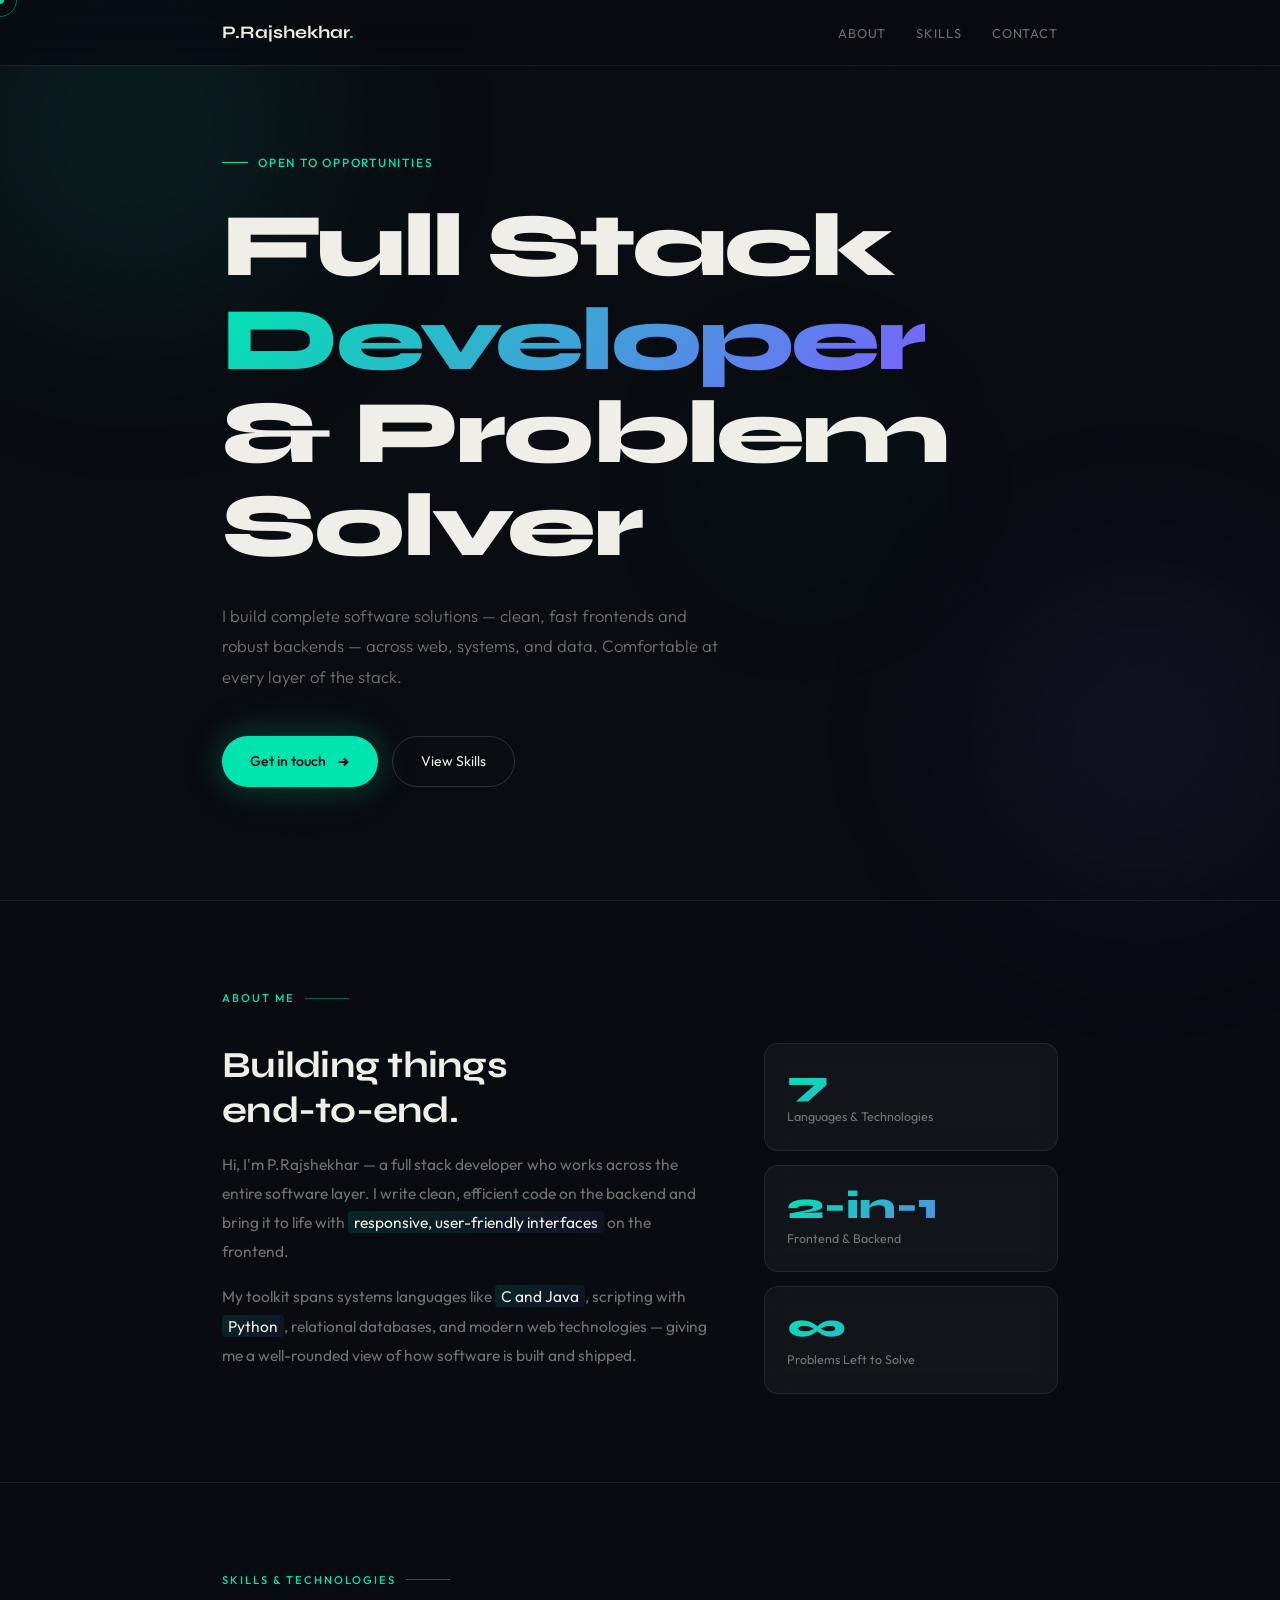
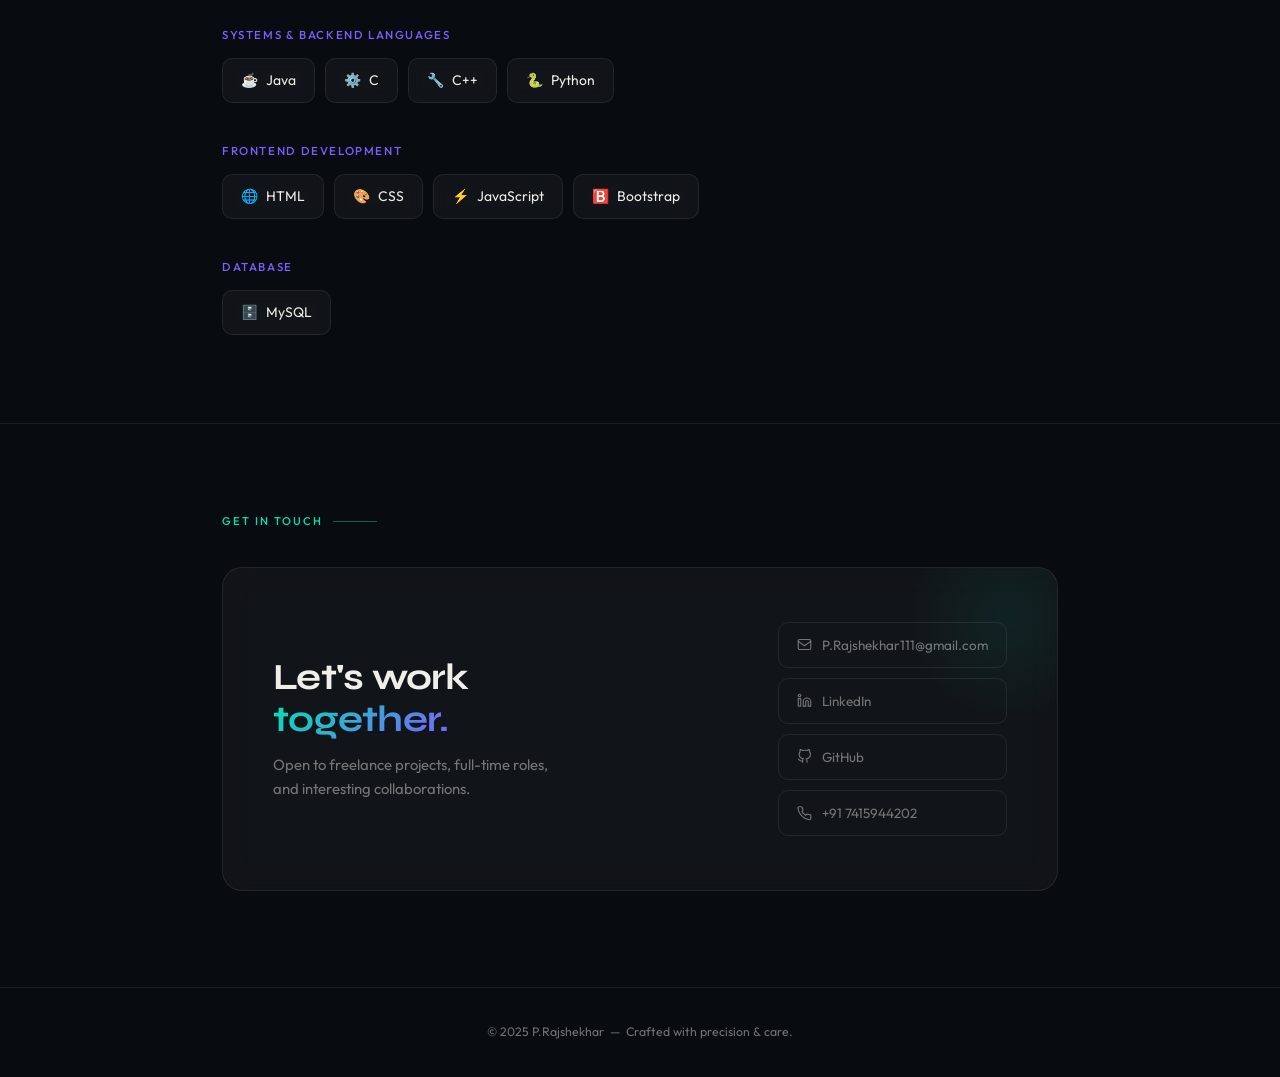
<file: index.html>
<!DOCTYPE html>
<html lang="en">

<head>
    <meta charset="UTF-8" />
    <meta name="viewport" content="width=device-width, initial-scale=1.0" />
    <title>
        P.Rajshekhar
        — Full Stack Developer 
    </title>
    <link rel="stylesheet" href="Style.css" />
    <link href="https://fonts.googleapis.com/css2?family=Syne:wght@400;500;600;700;800&family=Outfit:wght@300;400;500&display=swap" rel="stylesheet" />

</head>

<body>

    <div class="cursor" id="cur"></div>
    <div class="cursor-ring" id="ring"></div>
    <div id="prog"></div>

    <div class="orb orb1"></div>
    <div class="orb orb2"></div>
    <div class="orb orb3"></div>

    <div class="page">

        <nav id="nav">
            <div class="nav-in">
                <a class="nav-logo" href="#">P.Rajshekhar<span>.</span></a>
                <ul class="nav-links">
                    <li><a href="#about">About</a></li>
                    <li><a href="#skills">Skills</a></li>
                    <li><a href="#contact">Contact</a></li>
                </ul>
            </div>
        </nav>

        <div class="wrap">
            <div class="hero">
                <span class="eyebrow">Open to Opportunities</span>
                <h1>
                    <span class="line"><span>Full Stack</span></span>
                    <span class="line"><span><span class="grad">Developer</span></span>
                    </span>
                    <span class="line"><span>&amp; Problem Solver</span></span>
                </h1>
                <p class="hero-sub">
                    I build complete software solutions — clean, fast frontends and robust backends — across web, systems, and data. Comfortable at every layer of the stack.
                </p>
                <div class="hero-acts">
                    <a class="btn-p" href="#contact">
          Get in touch
          <svg width="14" height="14" viewBox="0 0 16 16" fill="none" stroke="currentColor" stroke-width="2.2"><path d="M3 8h10M9 4l4 4-4 4"/></svg>
        </a>
                    <a class="btn-s" href="#skills">View Skills</a>
                </div>
            </div>
        </div>

        <hr class="sep" />

        <div class="wrap">
            <section id="about">
                <p class="stag">About Me</p>
                <div class="ag">
                    <div class="about-text">
                        <h2>Building things<br>end-to-end.</h2>
                        <p>Hi, I'm P.Rajshekhar — a full stack developer who works across the entire software layer. I write clean, efficient code on the backend and bring it to life with <span class="hl">responsive, user-friendly interfaces</span> on the
                            frontend.
                        </p>
                        <p>My toolkit spans systems languages like <span class="hl">C and Java</span>, scripting with <span class="hl">Python</span>, relational databases, and modern web technologies — giving me a well-rounded view of how software is built
                            and shipped.</p>
                    </div>
                    <div class="sg">
                        <div class="sc">
                            <div class="sn" data-count="9">0</div>
                            <div class="sl">Languages &amp; Technologies</div>
                        </div>
                        <div class="sc">
                            <div class="sn">2-in-1</div>
                            <div class="sl">Frontend &amp; Backend</div>
                        </div>
                        <div class="sc">
                            <div class="sn">∞</div>
                            <div class="sl">Problems Left to Solve</div>
                        </div>
                    </div>
                </div>
            </section>
        </div>

        <hr class="sep" />

        <div class="wrap">
            <section id="skills">
                <p class="stag">Skills &amp; Technologies</p>
                <div class="grp">
                    <p class="glbl">Systems &amp; Backend Languages</p>
                    <div class="tags">
                        <span class="tag"><span>☕</span> Java</span>
                        <span class="tag"><span>⚙️</span> C</span>
                        <span class="tag"><span>🔧</span> C++</span>
                        <span class="tag"><span>🐍</span> Python</span>
                    </div>
                </div>
                <div class="grp">
                    <p class="glbl">Frontend Development</p>
                    <div class="tags">
                        <span class="tag"><span>🌐</span> HTML</span>
                        <span class="tag"><span>🎨</span> CSS</span>
                        <span class="tag"><span>⚡</span> JavaScript</span>
                        <span class="tag"><span>🅱️</span> Bootstrap</span>
                    </div>
                </div>
                <div class="grp">
                    <p class="glbl">Database</p>
                    <div class="tags">
                        <span class="tag"><span>🗄️</span> MySQL</span>
                    </div>
                </div>
            </section>
        </div>

        <hr class="sep" />

        <div class="wrap">
            <section id="contact" style="padding-bottom:96px;">
                <p class="stag">Get In Touch</p>
                <div class="cw">
                    <div class="ci">
                        <div>
                            <h2>Let's work<br><span class="grad">together.</span></h2>
                            <p>Open to freelance projects, full-time roles,<br>and interesting collaborations.</p>
                        </div>
                        <div class="cbs">
                            <a class="clink" href="mailto:prajshekhar111@gmail.com">
                                <svg viewBox="0 0 24 24" fill="none" stroke="currentColor" stroke-width="1.8"><rect x="2" y="4" width="20" height="16" rx="2"/><path d="m2 7 10 7 10-7"/></svg> P.Rajshekhar111@gmail.com
                            </a>
                            <a class="clink" href="https://linkedin.com" target="_blank">
                                <svg viewBox="0 0 24 24" fill="none" stroke="currentColor" stroke-width="1.8"><path d="M16 8a6 6 0 0 1 6 6v7h-4v-7a2 2 0 0 0-4 0v7h-4v-7a6 6 0 0 1 6-6z"/><rect x="2" y="9" width="4" height="12"/><circle cx="4" cy="4" r="2"/></svg>                                LinkedIn
                            </a>
                            <a class="clink" href="https://github.com/Rajshekhar09" target="_blank">
                                <svg viewBox="0 0 24 24" fill="none" stroke="currentColor" stroke-width="1.8"><path d="M9 19c-5 1.5-5-2.5-7-3m14 6v-3.87a3.37 3.37 0 0 0-.94-2.61c3.14-.35 6.44-1.54 6.44-7A5.44 5.44 0 0 0 20 4.77 5.07 5.07 0 0 0 19.91 1S18.73.65 16 2.48a13.38 13.38 0 0 0-7 0C6.27.65 5.09 1 5.09 1A5.07 5.07 0 0 0 5 4.77a5.44 5.44 0 0 0-1.5 3.78c0 5.42 3.3 6.61 6.44 7A3.37 3.37 0 0 0 9 18.13V22"/></svg>                                GitHub
                            </a>
                            <a class="clink" href="tel:+15550001234">
                                <svg viewBox="0 0 24 24" fill="none" stroke="currentColor" stroke-width="1.8"><path d="M22 16.92v3a2 2 0 0 1-2.18 2 19.79 19.79 0 0 1-8.63-3.07A19.5 19.5 0 0 1 4.69 12a19.79 19.79 0 0 1-3.07-8.67A2 2 0 0 1 3.6 1.27h3a2 2 0 0 1 2 1.72 12.84 12.84 0 0 0 .7 2.81 2 2 0 0 1-.45 2.11L7.91 8.91a16 16 0 0 0 6 6l1.27-1.27a2 2 0 0 1 2.11-.45 12.84 12.84 0 0 0 2.81.7A2 2 0 0 1 22 16.92z"/></svg>                                +91 7415944202
                            </a>
                        </div>
                    </div>
                </div>
            </section>
        </div>

        <footer>
            <p>© 2025 P.Rajshekhar &nbsp;—&nbsp; Crafted with precision &amp; care.</p>
        </footer>

    </div>

    <script src="main.js"></script>

</body>

</html>
</file>
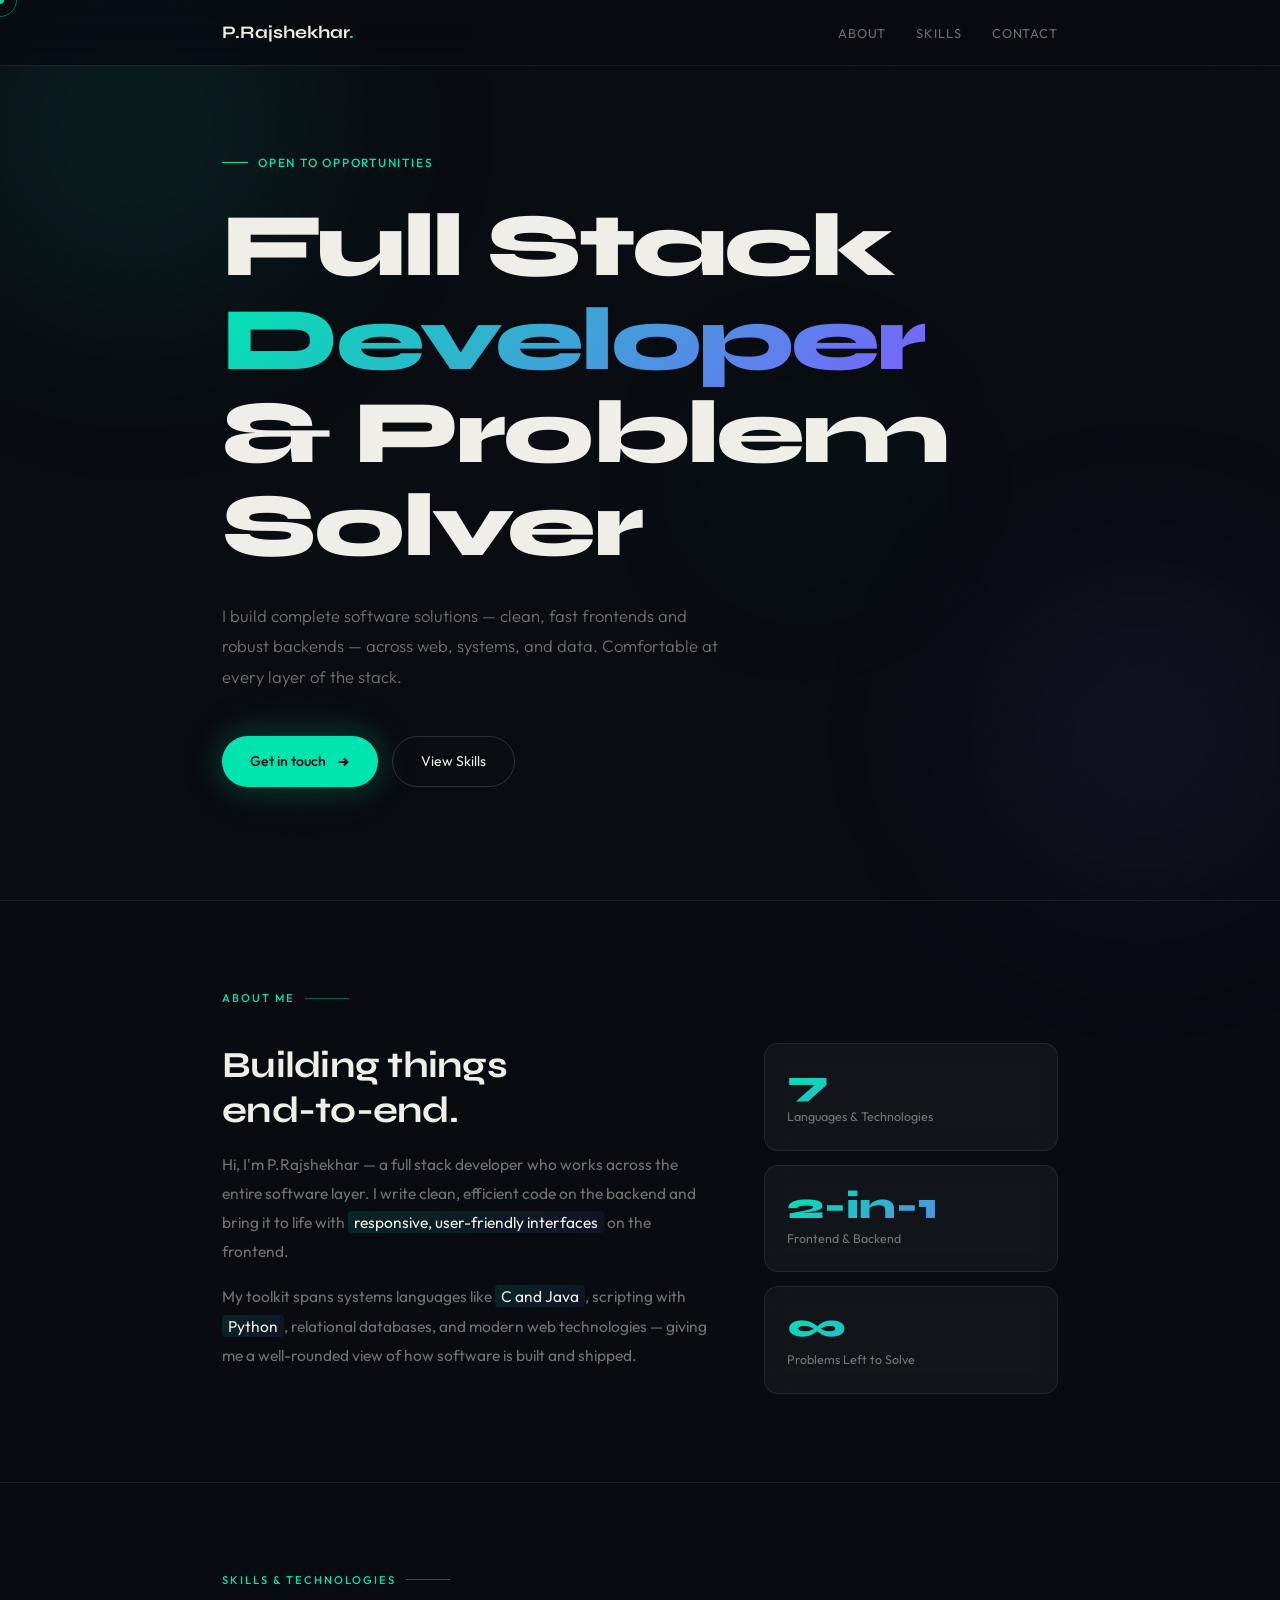
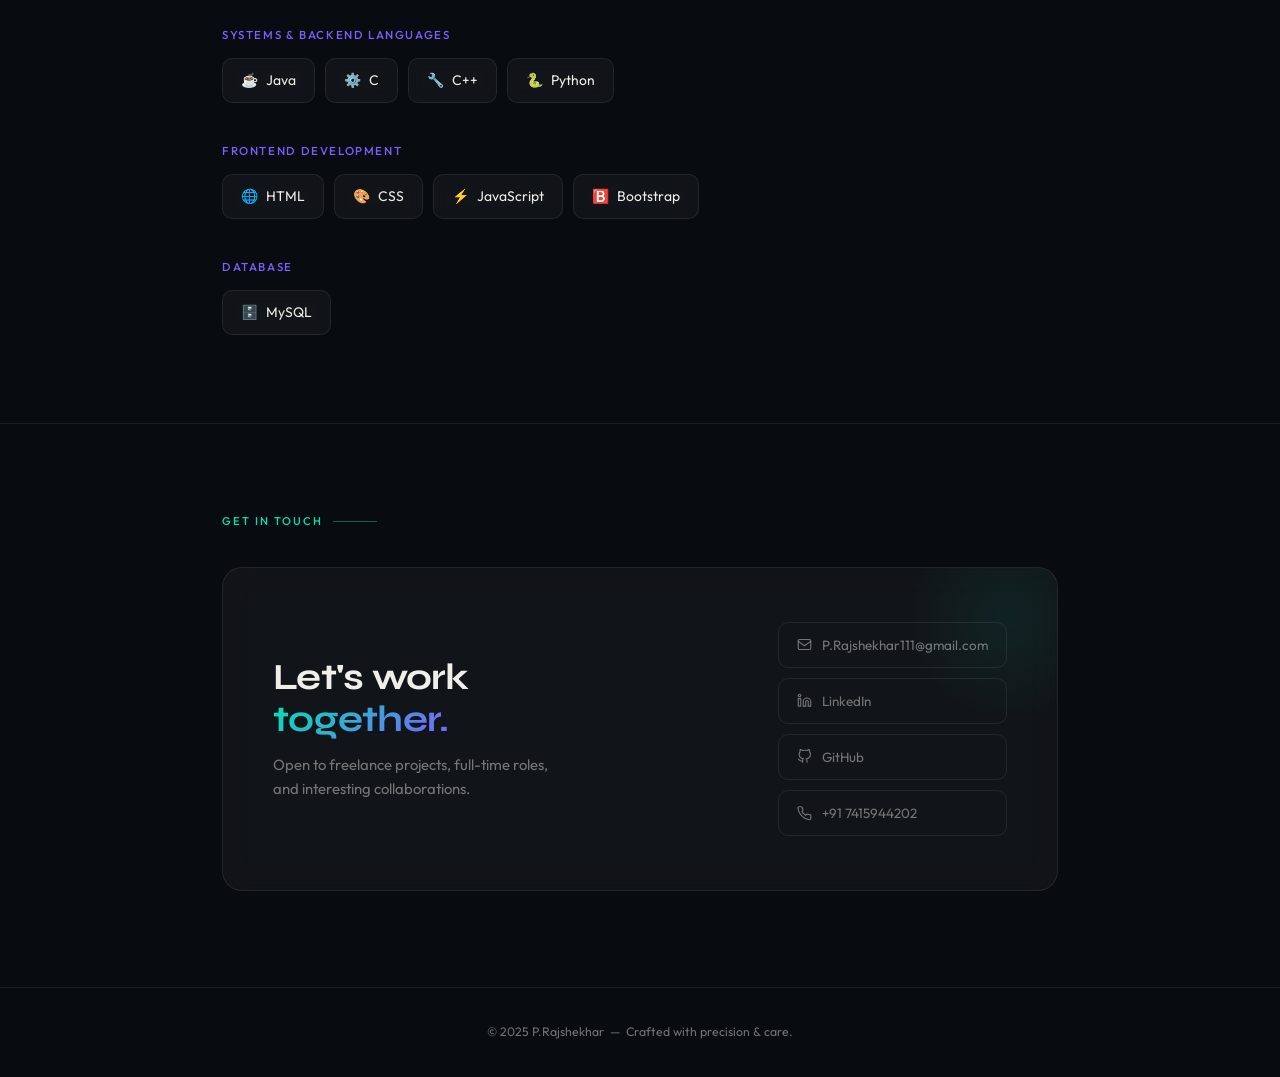
<file: profile.html>
<!DOCTYPE html>
<html lang="en">

<head>
    <meta charset="UTF-8" />
    <meta name="viewport" content="width=device-width, initial-scale=1.0" />
    <title>
        <p class="P.Rajshekhar">
        </P> — Full Stack Developer</title>
    <link rel="stylesheet" href="Style.css" />
    <link href="https://fonts.googleapis.com/css2?family=Syne:wght@400;500;600;700;800&family=Outfit:wght@300;400;500&display=swap" rel="stylesheet" />

</head>

<body>

    <div class="cursor" id="cur"></div>
    <div class="cursor-ring" id="ring"></div>
    <div id="prog"></div>

    <div class="orb orb1"></div>
    <div class="orb orb2"></div>
    <div class="orb orb3"></div>

    <div class="page">

        <nav id="nav">
            <div class="nav-in">
                <a class="nav-logo" href="#">P.Rajshekhar<span>.</span></a>
                <ul class="nav-links">
                    <li><a href="#about">About</a></li>
                    <li><a href="#skills">Skills</a></li>
                    <li><a href="#contact">Contact</a></li>
                </ul>
            </div>
        </nav>

        <div class="wrap">
            <div class="hero">
                <span class="eyebrow">Open to Opportunities</span>
                <h1>
                    <span class="line"><span>Full Stack</span></span>
                    <span class="line"><span><span class="grad">Developer</span></span>
                    </span>
                    <span class="line"><span>&amp; Problem Solver</span></span>
                </h1>
                <p class="hero-sub">
                    I build complete software solutions — clean, fast frontends and robust backends — across web, systems, and data. Comfortable at every layer of the stack.
                </p>
                <div class="hero-acts">
                    <a class="btn-p" href="#contact">
          Get in touch
          <svg width="14" height="14" viewBox="0 0 16 16" fill="none" stroke="currentColor" stroke-width="2.2"><path d="M3 8h10M9 4l4 4-4 4"/></svg>
        </a>
                    <a class="btn-s" href="#skills">View Skills</a>
                </div>
            </div>
        </div>

        <hr class="sep" />

        <div class="wrap">
            <section id="about">
                <p class="stag">About Me</p>
                <div class="ag">
                    <div class="about-text">
                        <h2>Building things<br>end-to-end.</h2>
                        <p>Hi, I'm P.Rajshekhar — a full stack developer who works across the entire software layer. I write clean, efficient code on the backend and bring it to life with <span class="hl">responsive, user-friendly interfaces</span> on the
                            frontend.
                        </p>
                        <p>My toolkit spans systems languages like <span class="hl">C and Java</span>, scripting with <span class="hl">Python</span>, relational databases, and modern web technologies — giving me a well-rounded view of how software is built
                            and shipped.</p>
                    </div>
                    <div class="sg">
                        <div class="sc">
                            <div class="sn" data-count="9">0</div>
                            <div class="sl">Languages &amp; Technologies</div>
                        </div>
                        <div class="sc">
                            <div class="sn">2-in-1</div>
                            <div class="sl">Frontend &amp; Backend</div>
                        </div>
                        <div class="sc">
                            <div class="sn">∞</div>
                            <div class="sl">Problems Left to Solve</div>
                        </div>
                    </div>
                </div>
            </section>
        </div>

        <hr class="sep" />

        <div class="wrap">
            <section id="skills">
                <p class="stag">Skills &amp; Technologies</p>
                <div class="grp">
                    <p class="glbl">Systems &amp; Backend Languages</p>
                    <div class="tags">
                        <span class="tag"><span>☕</span> Java</span>
                        <span class="tag"><span>⚙️</span> C</span>
                        <span class="tag"><span>🔧</span> C++</span>
                        <span class="tag"><span>🐍</span> Python</span>
                    </div>
                </div>
                <div class="grp">
                    <p class="glbl">Frontend Development</p>
                    <div class="tags">
                        <span class="tag"><span>🌐</span> HTML</span>
                        <span class="tag"><span>🎨</span> CSS</span>
                        <span class="tag"><span>⚡</span> JavaScript</span>
                        <span class="tag"><span>🅱️</span> Bootstrap</span>
                    </div>
                </div>
                <div class="grp">
                    <p class="glbl">Database</p>
                    <div class="tags">
                        <span class="tag"><span>🗄️</span> MySQL</span>
                    </div>
                </div>
            </section>
        </div>

        <hr class="sep" />

        <div class="wrap">
            <section id="contact" style="padding-bottom:96px;">
                <p class="stag">Get In Touch</p>
                <div class="cw">
                    <div class="ci">
                        <div>
                            <h2>Let's work<br><span class="grad">together.</span></h2>
                            <p>Open to freelance projects, full-time roles,<br>and interesting collaborations.</p>
                        </div>
                        <div class="cbs">
                            <a class="clink" href="mailto:prajshekhar111@gmail.com">
                                <svg viewBox="0 0 24 24" fill="none" stroke="currentColor" stroke-width="1.8"><rect x="2" y="4" width="20" height="16" rx="2"/><path d="m2 7 10 7 10-7"/></svg> P.Rajshekhar111@gmail.com
                            </a>
                            <a class="clink" href="https://linkedin.com" target="_blank">
                                <svg viewBox="0 0 24 24" fill="none" stroke="currentColor" stroke-width="1.8"><path d="M16 8a6 6 0 0 1 6 6v7h-4v-7a2 2 0 0 0-4 0v7h-4v-7a6 6 0 0 1 6-6z"/><rect x="2" y="9" width="4" height="12"/><circle cx="4" cy="4" r="2"/></svg>                                LinkedIn
                            </a>
                            <a class="clink" href="https://github.com" target="_blank">
                                <svg viewBox="0 0 24 24" fill="none" stroke="currentColor" stroke-width="1.8"><path d="M9 19c-5 1.5-5-2.5-7-3m14 6v-3.87a3.37 3.37 0 0 0-.94-2.61c3.14-.35 6.44-1.54 6.44-7A5.44 5.44 0 0 0 20 4.77 5.07 5.07 0 0 0 19.91 1S18.73.65 16 2.48a13.38 13.38 0 0 0-7 0C6.27.65 5.09 1 5.09 1A5.07 5.07 0 0 0 5 4.77a5.44 5.44 0 0 0-1.5 3.78c0 5.42 3.3 6.61 6.44 7A3.37 3.37 0 0 0 9 18.13V22"/></svg>                                GitHub
                            </a>
                            <a class="clink" href="tel:+15550001234">
                                <svg viewBox="0 0 24 24" fill="none" stroke="currentColor" stroke-width="1.8"><path d="M22 16.92v3a2 2 0 0 1-2.18 2 19.79 19.79 0 0 1-8.63-3.07A19.5 19.5 0 0 1 4.69 12a19.79 19.79 0 0 1-3.07-8.67A2 2 0 0 1 3.6 1.27h3a2 2 0 0 1 2 1.72 12.84 12.84 0 0 0 .7 2.81 2 2 0 0 1-.45 2.11L7.91 8.91a16 16 0 0 0 6 6l1.27-1.27a2 2 0 0 1 2.11-.45 12.84 12.84 0 0 0 2.81.7A2 2 0 0 1 22 16.92z"/></svg>                                +91 7415944202
                            </a>
                        </div>
                    </div>
                </div>
            </section>
        </div>

        <footer>
            <p>© 2025 P.Rajshekhar &nbsp;—&nbsp; Crafted with precision &amp; care.</p>
        </footer>

    </div>

    <script src="main.js"></script>

</body>

</html>
</file>
<file: Style.css>
*,
*::before,
*::after {
    box-sizing: border-box;
    margin: 0;
    padding: 0
}

html {
    scroll-behavior: smooth
}

:root {
    --bg: #080B10;
    --glass: rgba(255, 255, 255, 0.04);
    --border: rgba(255, 255, 255, 0.08);
    --border2: rgba(255, 255, 255, 0.15);
    --ink: #F0EEE8;
    --muted: rgba(240, 238, 232, 0.45);
    --accent: #00E5B0;
    --accent2: #7B61FF;
    --serif: 'Syne', sans-serif;
    --sans: 'Outfit', sans-serif;
    --r: 14px;
}


/* cursor */

.cursor,
.cursor-ring {
    position: fixed;
    border-radius: 50%;
    pointer-events: none;
    z-index: 9999;
    transform: translate(-50%, -50%);
}

.cursor {
    width: 8px;
    height: 8px;
    background: var(--accent);
    transition: width .25s, height .25s;
    mix-blend-mode: difference;
}

.cursor-ring {
    width: 34px;
    height: 34px;
    border: 1.5px solid rgba(0, 229, 176, .45);
    z-index: 9998;
    transition: width .3s, height .3s, border-color .3s;
}

body:has(a:hover) .cursor-ring,
body:has(button:hover) .cursor-ring {
    width: 54px;
    height: 54px;
    border-color: rgba(0, 229, 176, .2);
}


/* scroll bar */

#prog {
    position: fixed;
    top: 0;
    left: 0;
    height: 2px;
    width: 0%;
    background: linear-gradient(90deg, var(--accent), var(--accent2));
    z-index: 200;
}

body {
    background: var(--bg);
    color: var(--ink);
    font-family: var(--sans);
    font-size: 16px;
    line-height: 1.65;
    min-height: 100vh;
    cursor: none;
    overflow-x: hidden;
}


/* grain */

body::before {
    content: '';
    position: fixed;
    inset: 0;
    z-index: 1;
    opacity: .5;
    pointer-events: none;
    background-image: url("data:image/svg+xml,%3Csvg viewBox='0 0 200 200' xmlns='http://www.w3.org/2000/svg'%3E%3Cfilter id='n'%3E%3CfeTurbulence type='fractalNoise' baseFrequency='.85' numOctaves='4' stitchTiles='stitch'/%3E%3C/filter%3E%3Crect width='100%25' height='100%25' filter='url(%23n)' opacity='.04'/%3E%3C/svg%3E");
    background-size: 180px;
}


/* orbs */

.orb {
    position: fixed;
    border-radius: 50%;
    filter: blur(80px);
    pointer-events: none;
    z-index: 0;
    animation: drift 22s ease-in-out infinite;
}

.orb1 {
    width: 580px;
    height: 580px;
    top: -18%;
    left: -12%;
    background: radial-gradient(circle, rgba(0, 229, 176, .11), transparent 68%);
    animation-delay: -9s;
}

.orb2 {
    width: 480px;
    height: 480px;
    bottom: -8%;
    right: -8%;
    background: radial-gradient(circle, rgba(123, 97, 255, .11), transparent 68%);
    animation-duration: 18s;
    animation-delay: -3s;
}

.orb3 {
    width: 280px;
    height: 280px;
    top: 38%;
    left: 52%;
    background: radial-gradient(circle, rgba(0, 229, 176, .06), transparent 68%);
    animation-duration: 14s;
}

@keyframes drift {
    0%,
    100% {
        transform: translate(0, 0) scale(1);
    }
    33% {
        transform: translate(36px, -28px) scale(1.04);
    }
    66% {
        transform: translate(-26px, 38px) scale(.96);
    }
}

.page {
    position: relative;
    z-index: 2;
}


/* nav */

nav {
    position: fixed;
    top: 0;
    left: 0;
    right: 0;
    z-index: 100;
    padding: 18px 0;
    background: rgba(8, 11, 16, .72);
    backdrop-filter: blur(20px);
    border-bottom: 1px solid var(--border);
    transition: padding .3s;
}

nav.scrolled {
    padding: 12px 0;
}

.nav-in {
    max-width: 900px;
    margin: 0 auto;
    padding: 0 32px;
    display: flex;
    align-items: center;
    justify-content: space-between;
}

.nav-logo {
    font-family: var(--serif);
    font-size: 1.1rem;
    font-weight: 700;
    color: var(--ink);
    text-decoration: none;
}

.nav-logo span {
    color: var(--accent);
}

.nav-links {
    display: flex;
    gap: 30px;
    list-style: none;
}

.nav-links a {
    text-decoration: none;
    font-size: .8rem;
    font-weight: 400;
    color: var(--muted);
    letter-spacing: .07em;
    text-transform: uppercase;
    position: relative;
    padding-bottom: 2px;
    transition: color .2s;
}

.nav-links a::after {
    content: '';
    position: absolute;
    bottom: 0;
    left: 0;
    width: 0;
    height: 1px;
    background: var(--accent);
    transition: width .35s cubic-bezier(.25, 1, .5, 1);
}

.nav-links a:hover {
    color: var(--ink);
}

.nav-links a:hover::after {
    width: 100%;
}


/* wrap */

.wrap {
    max-width: 900px;
    margin: 0 auto;
    padding: 0 32px;
}


/* hero */

.hero {
    min-height: 100vh;
    display: flex;
    flex-direction: column;
    justify-content: center;
    padding: 120px 0 80px;
}

.eyebrow {
    display: inline-flex;
    align-items: center;
    gap: 10px;
    font-size: .74rem;
    font-weight: 500;
    letter-spacing: .15em;
    text-transform: uppercase;
    color: var(--accent);
    margin-bottom: 28px;
}

.eyebrow::before {
    content: '';
    display: block;
    width: 26px;
    height: 1px;
    background: var(--accent);
}

.hero h1 {
    font-family: var(--serif);
    font-weight: 800;
    font-size: clamp(3rem, 7.5vw, 5.6rem);
    line-height: 1.04;
    letter-spacing: -.03em;
    margin-bottom: 28px;
}

.hero h1 .line {
    display: block;
    overflow: hidden;
}

.hero h1 .line span {
    display: inline-block;
    transform: translateY(110%);
    animation: slideUp .85s cubic-bezier(.16, 1, .3, 1) forwards;
}

.hero h1 .line:nth-child(1) span {
    animation-delay: .08s;
}

.hero h1 .line:nth-child(2) span {
    animation-delay: .2s;
}

.hero h1 .line:nth-child(3) span {
    animation-delay: .32s;
}

@keyframes slideUp {
    to {
        transform: translateY(0);
    }
}

.grad {
    background: linear-gradient(135deg, var(--accent), var(--accent2));
    -webkit-background-clip: text;
    -webkit-text-fill-color: transparent;
    background-clip: text;
}

.hero-sub {
    max-width: 510px;
    font-size: 1.04rem;
    font-weight: 300;
    color: var(--muted);
    line-height: 1.82;
    margin-bottom: 44px;
    opacity: 0;
    animation: fIn .7s .62s ease forwards;
}

.hero-acts {
    display: flex;
    gap: 14px;
    flex-wrap: wrap;
    opacity: 0;
    animation: fIn .7s .76s ease forwards;
}

@keyframes fIn {
    to {
        opacity: 1;
    }
}

.btn-p {
    display: inline-flex;
    align-items: center;
    gap: 10px;
    background: var(--accent);
    color: #080B10;
    font-family: var(--sans);
    font-size: .88rem;
    font-weight: 500;
    padding: 14px 28px;
    border-radius: 50px;
    text-decoration: none;
    border: none;
    cursor: none;
    box-shadow: 0 0 30px rgba(0, 229, 176, .22), 0 0 60px rgba(0, 229, 176, .09);
    transition: transform .2s, box-shadow .2s;
}

.btn-p:hover {
    transform: translateY(-2px);
    box-shadow: 0 0 44px rgba(0, 229, 176, .36), 0 0 80px rgba(0, 229, 176, .13);
}

.btn-s {
    display: inline-flex;
    align-items: center;
    gap: 10px;
    background: transparent;
    color: var(--ink);
    font-family: var(--sans);
    font-size: .88rem;
    font-weight: 400;
    padding: 13px 28px;
    border-radius: 50px;
    text-decoration: none;
    border: 1px solid var(--border2);
    cursor: none;
    transition: border-color .2s, background .2s, transform .2s;
}

.btn-s:hover {
    border-color: var(--accent);
    background: rgba(0, 229, 176, .05);
    transform: translateY(-2px);
}

hr.sep {
    border: none;
    border-top: 1px solid var(--border);
}


/* sections */

section {
    padding: 88px 0;
    opacity: 0;
    transform: translateY(30px);
    transition: opacity .7s ease, transform .7s ease;
}

section.in {
    opacity: 1;
    transform: none;
}

.stag {
    font-size: .7rem;
    font-weight: 500;
    letter-spacing: .18em;
    text-transform: uppercase;
    color: var(--accent);
    margin-bottom: 36px;
    display: flex;
    align-items: center;
    gap: 10px;
}

.stag::after {
    content: '';
    flex: 1;
    max-width: 44px;
    height: 1px;
    background: var(--accent);
    opacity: .4;
}


/* about */

.ag {
    display: grid;
    grid-template-columns: 1.25fr .75fr;
    gap: 52px;
    align-items: start;
}

.about-text h2 {
    font-family: var(--serif);
    font-size: 2.3rem;
    font-weight: 700;
    line-height: 1.2;
    margin-bottom: 18px;
    letter-spacing: -.02em;
}

.about-text p {
    font-size: .97rem;
    color: var(--muted);
    line-height: 1.88;
    margin-bottom: 16px;
}

.hl {
    color: var(--ink);
    background: linear-gradient(135deg, rgba(0, 229, 176, .13), rgba(123, 97, 255, .09));
    border-radius: 4px;
    padding: 1px 6px;
}

.sg {
    display: flex;
    flex-direction: column;
    gap: 14px;
}

.sc {
    background: var(--glass);
    border: 1px solid var(--border);
    border-radius: var(--r);
    padding: 22px;
    position: relative;
    overflow: hidden;
    backdrop-filter: blur(12px);
    transition: border-color .3s, transform .3s;
}

.sc::before {
    content: '';
    position: absolute;
    inset: 0;
    background: linear-gradient(135deg, rgba(0, 229, 176, .05), rgba(123, 97, 255, .05));
    opacity: 0;
    transition: opacity .3s;
}

.sc:hover {
    border-color: var(--border2);
    transform: translateX(5px);
}

.sc:hover::before {
    opacity: 1;
}

.sn {
    font-family: var(--serif);
    font-size: 2.3rem;
    font-weight: 800;
    line-height: 1;
    background: linear-gradient(135deg, var(--accent), var(--accent2));
    -webkit-background-clip: text;
    -webkit-text-fill-color: transparent;
    background-clip: text;
}

.sl {
    font-size: .78rem;
    color: var(--muted);
    margin-top: 4px;
}


/* skills */

.grp {
    margin-bottom: 38px;
}

.grp:last-child {
    margin-bottom: 0;
}

.glbl {
    font-size: .72rem;
    font-weight: 500;
    letter-spacing: .14em;
    text-transform: uppercase;
    color: var(--accent2);
    margin-bottom: 14px;
}

.tags {
    display: flex;
    flex-wrap: wrap;
    gap: 10px;
}

.tag {
    display: inline-flex;
    align-items: center;
    gap: 8px;
    background: var(--glass);
    border: 1px solid var(--border);
    border-radius: 10px;
    padding: 10px 18px;
    font-size: .87rem;
    font-weight: 400;
    color: var(--ink);
    backdrop-filter: blur(8px);
    transition: border-color .25s, background .25s, transform .25s, box-shadow .25s;
    cursor: default;
    opacity: 0;
    transform: translateY(10px);
}

.tag:hover {
    border-color: rgba(0, 229, 176, .5);
    background: rgba(0, 229, 176, .06);
    transform: translateY(-3px);
    box-shadow: 0 8px 22px rgba(0, 229, 176, .11), 0 0 0 1px rgba(0, 229, 176, .14);
}


/* contact */

.cw {
    background: var(--glass);
    border: 1px solid var(--border);
    border-radius: 20px;
    padding: 54px 50px;
    backdrop-filter: blur(16px);
    position: relative;
    overflow: hidden;
}

.cw::before {
    content: '';
    position: absolute;
    top: -80px;
    right: -80px;
    width: 260px;
    height: 260px;
    border-radius: 50%;
    background: radial-gradient(circle, rgba(0, 229, 176, .07), transparent 58%);
    pointer-events: none;
}

.ci {
    display: grid;
    grid-template-columns: 1fr auto;
    gap: 44px;
    align-items: center;
    position: relative;
    z-index: 1;
}

.ci h2 {
    font-family: var(--serif);
    font-size: 2.3rem;
    font-weight: 700;
    line-height: 1.15;
    letter-spacing: -.02em;
    margin-bottom: 12px;
}

.ci p {
    font-size: .93rem;
    color: var(--muted);
}

.cbs {
    display: flex;
    flex-direction: column;
    gap: 10px;
}

.clink {
    display: inline-flex;
    align-items: center;
    gap: 10px;
    text-decoration: none;
    color: var(--muted);
    font-size: .84rem;
    padding: 11px 18px;
    border: 1px solid var(--border);
    border-radius: 10px;
    white-space: nowrap;
    transition: border-color .2s, color .2s, background .2s, transform .2s;
}

.clink svg {
    width: 15px;
    height: 15px;
    flex-shrink: 0;
}

.clink:hover {
    border-color: var(--accent);
    color: var(--accent);
    background: rgba(0, 229, 176, .05);
    transform: translateX(-4px);
}

footer {
    text-align: center;
    padding: 34px 0;
    font-size: .77rem;
    color: var(--muted);
    border-top: 1px solid var(--border);
    position: relative;
    z-index: 2;
}

@media(max-width:640px) {
    .ag,
    .ci {
        grid-template-columns: 1fr;
    }
    .cw {
        padding: 34px 26px;
    }
    .hero h1 {
        font-size: clamp(2.5rem, 10vw, 3.8rem);
    }
    .nav-links {
        gap: 18px;
    }
    .wrap {
        padding: 0 18px;
    }
}
</file>
